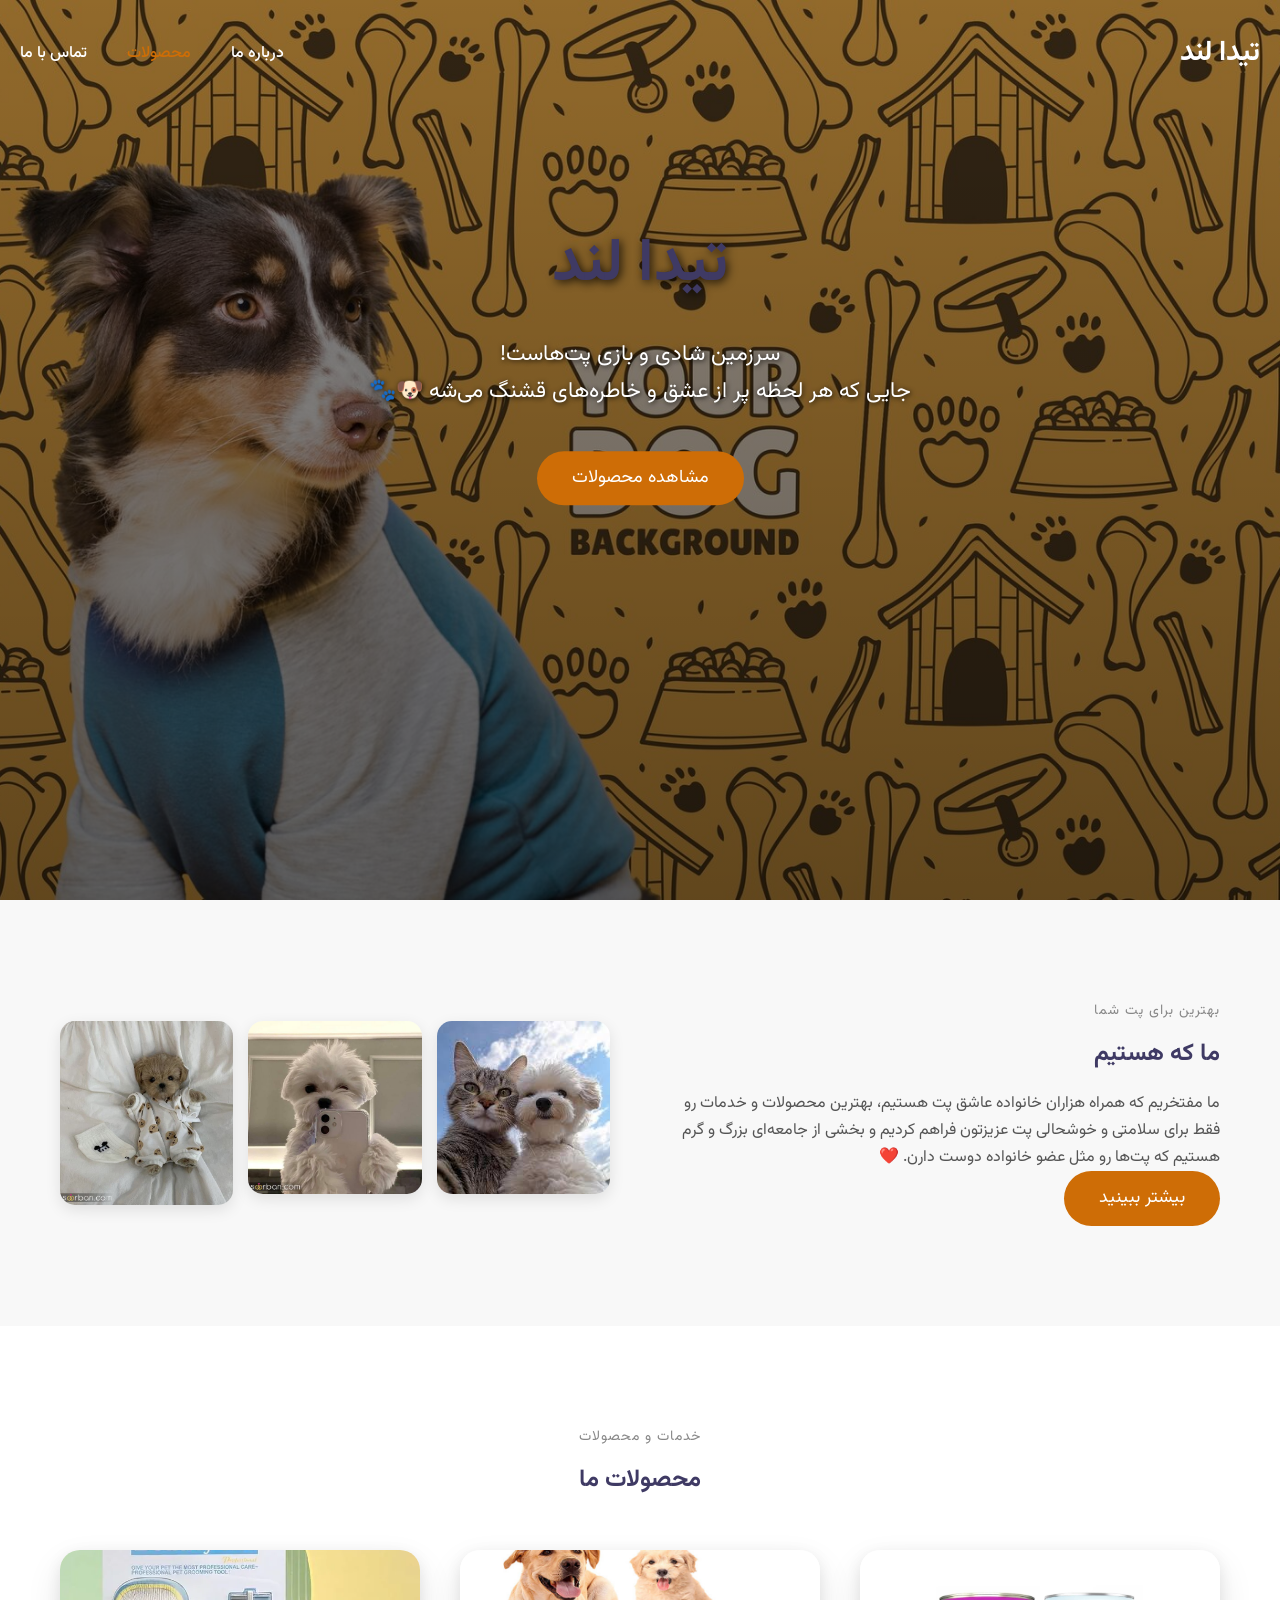
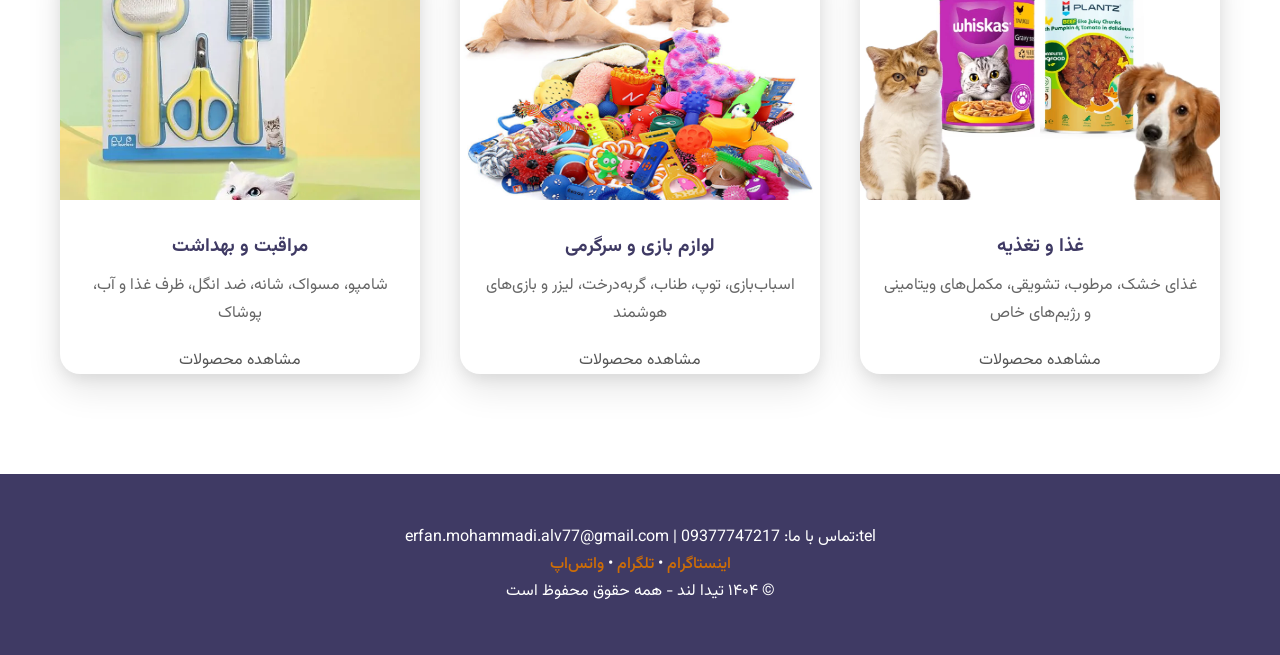
<file: index.html>
<!DOCTYPE html>
<html lang="fa" dir="rtl">
<head>
  <meta charset="UTF-8" />
  <meta name="viewport" content="width=device-width, initial-scale=1.0" />
  <meta name="description" content="تیدا لند - فروشگاه آنلاین محصولات باکیفیت حیوانات خانگی" />
  <title>تیدا لند | خانه شادی و سلامتی پت شما</title>
  <link rel="stylesheet" href="css/style.css" />
  <link href="https://fonts.googleapis.com/css2?family=Vazirmatn:wght@300;400;500;700&display=swap" rel="stylesheet">
</head>
<body>

 <header class="header">
  <nav class="navbar">
    <div class="logo">تیدا لند</div>
    <ul class="nav-list">
      <li><a href="#about">درباره ما</a></li>
      <li><a href="#products" class="active">محصولات</a></li>
      <li><a href="#contact">تماس با ما</a></li>
    </ul>
    <div class="hamburger">☰</div>
  </nav>

  <div class="header-content">
    <h1>تیدا لند</h1>
    <p>سرزمین شادی و بازی پت‌هاست!<br>جایی که هر لحظه پر از عشق و خاطره‌های قشنگ می‌شه 🐶🐾</p>
    <a href="#products" class="btn">مشاهده محصولات</a>
  </div>
</header>

  <!-- About Section -->
  <section class="about" id="about">
    <div class="container">
      <div class="about-text">
        <span class="subtitle">بهترین برای پت شما</span>
        <h2>ما که هستیم</h2>
        <p>ما مفتخریم که همراه هزاران خانواده عاشق پت هستیم، بهترین محصولات و خدمات رو فقط برای سلامتی و خوشحالی پت عزیزتون فراهم کردیم و بخشی از جامعه‌ای بزرگ و گرم هستیم که پت‌ها رو مثل عضو خانواده دوست دارن. ❤️</p>
        <a href="#products" class="btn">بیشتر ببینید</a>
      </div>
      <div class="about-images">
        <img src="images/download.jfif" alt="پت شاد با صاحبش" loading="lazy">
        <img src="images/1708779881_F7uR9.jpg" alt="سگ در حال بازی" loading="lazy">
        <img src="images/1708779881_I7mU7.jpg" alt="گربه ناز" loading="lazy">
      </div>
    </div>
  </section>

  <!-- Products Section -->
  <section class="products" id="products">
    <div class="container">
      <span class="subtitle">خدمات و محصولات</span>
      <h2>محصولات ما</h2>
      <div class="products-grid">
        <div class="product-card">
          <img src="images/pet-food.webp" alt="غذا و تغذیه پت">
          <h3>غذا و تغذیه</h3>
          <p>غذای خشک، مرطوب، تشویقی، مکمل‌های ویتامینی و رژیم‌های خاص</p>
          <a href="food.html" class="btn-small">مشاهده محصولات</a>
        </div>
        <div class="product-card">
          <img src="images/pet-toys.jpg" alt="اسباب بازی حیوانات">
          <h3>لوازم بازی و سرگرمی</h3>
          <p>اسباب‌بازی، توپ، طناب، گربه‌درخت، لیزر و بازی‌های هوشمند</p>
          <a href="toys.html" class="btn-small">مشاهده محصولات</a>
        </div>
        <div class="product-card">
          <img src="images/petcare.webp" alt="لوازم بهداشتی پت">
          <h3>مراقبت و بهداشت</h3>
          <p>شامپو، مسواک، شانه، ضد انگل، ظرف غذا و آب، پوشاک</p>
          <a href="care.html" class="btn-small">مشاهده محصولات</a>
        </div>
      </div>
    </div>
  </section>

  <!-- Footer -->
  <footer class="footer" id="contact">
    <div class="container">
      <p>tel:تماس با ما: 09377747217 | erfan.mohammadi.alv77@gmail.com</p>
      <div class="social">
        <a href="#">اینستاگرام</a> • <a href="#">تلگرام</a> • <a href="#">واتس‌اپ</a>
      </div>
      <p>&copy; ۱۴۰۴ تیدا لند - همه حقوق محفوظ است</p>
    </div>
  </footer>

 <script>
  let slideIndex = 0;
  const slidesContainer = document.querySelector('.slides-container');
  const slides = document.querySelectorAll('.slide');
  const dots = document.querySelectorAll('.slider-dots span');
  const totalSlides = slides.length;

  function showSlide(n) {
    slideIndex = (n + totalSlides) % totalSlides;
    // حرکت اسلایدر با درصد دقیق
    slidesContainer.style.transform = `translateX(-${slideIndex * 100}%)`;
    // فعال کردن دات مربوطه
    dots.forEach((dot, i) => {
      dot.classList.toggle('active', i === slideIndex);
    });
  }

  // کلیک روی دات‌ها
  dots.forEach((dot, i) => {
    dot.addEventListener('click', () => showSlide(i));
  });

  // اتوماتیک هر ۳ ثانیه
  setInterval(() => {
    slideIndex++;
    showSlide(slideIndex);
  }, 3000);

  // شروع با اسلاید اول
  showSlide(0);
</script>
</body>

</html>
</file>
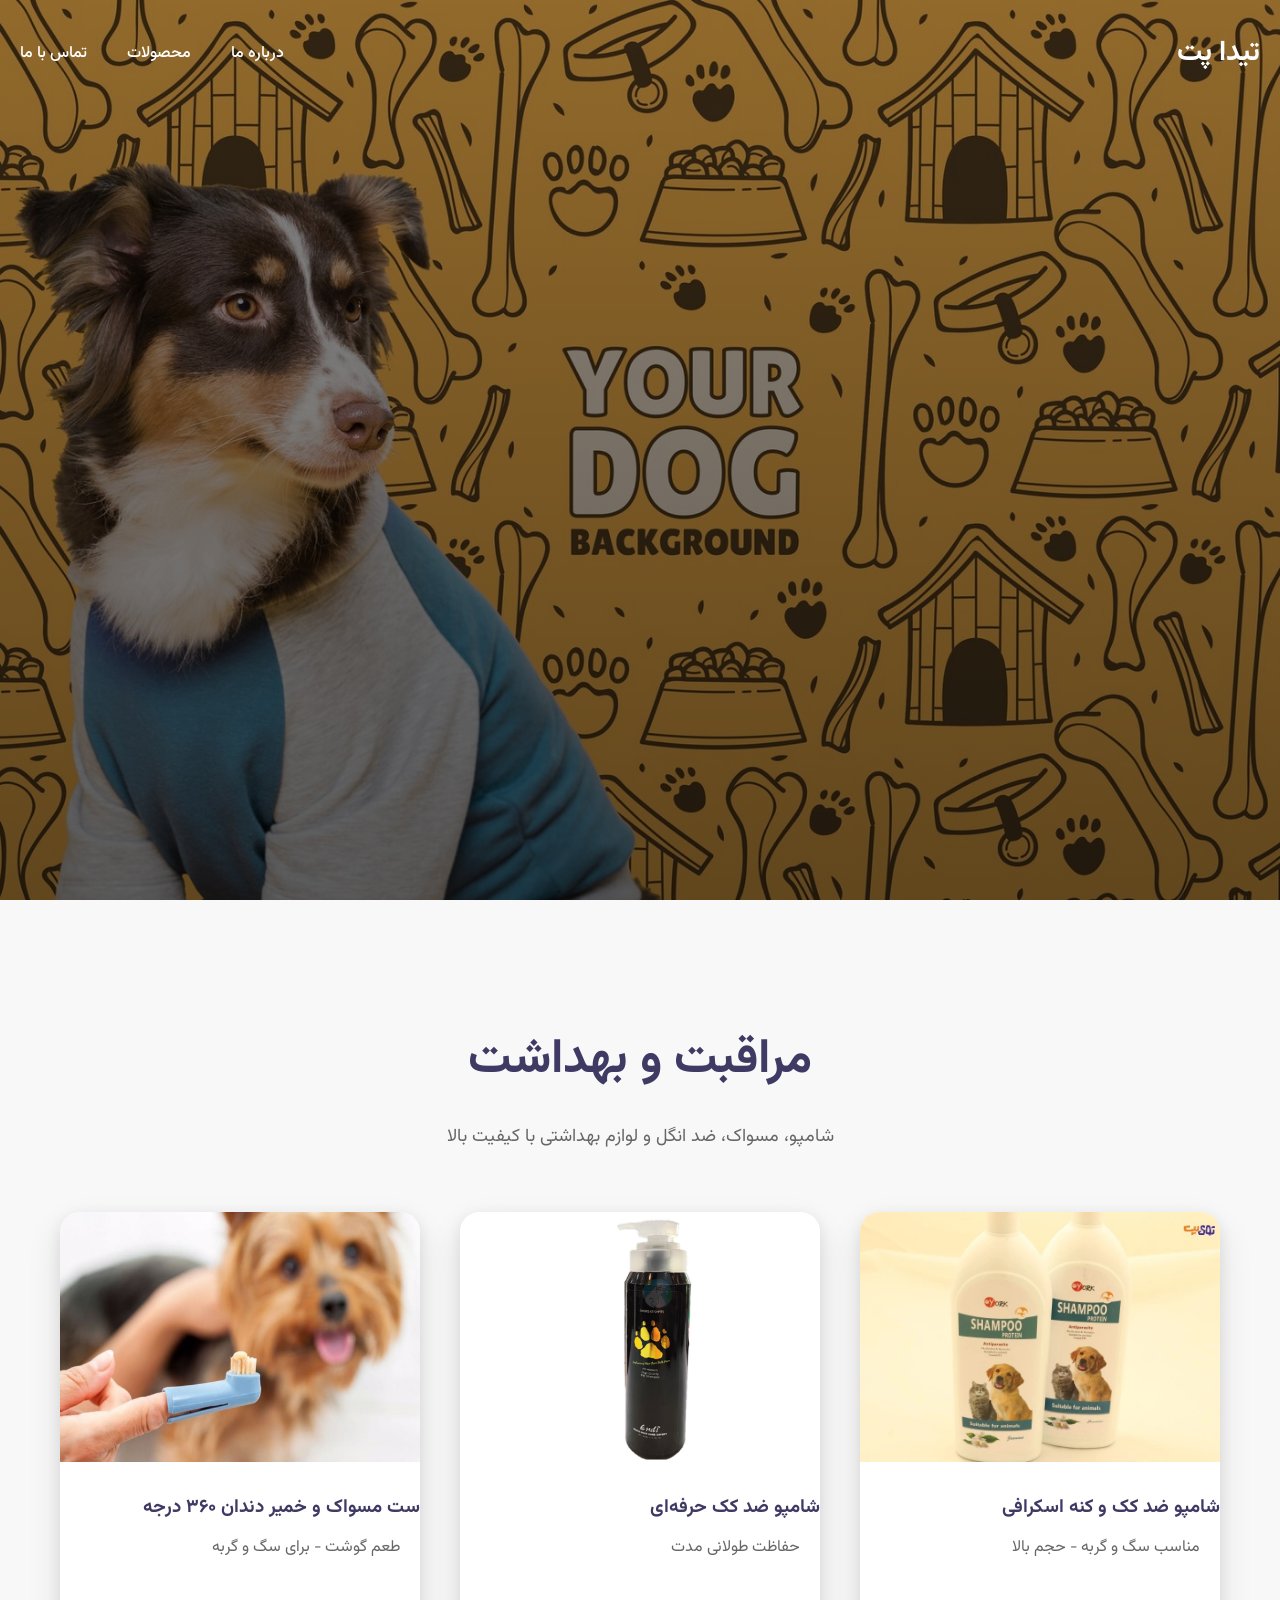
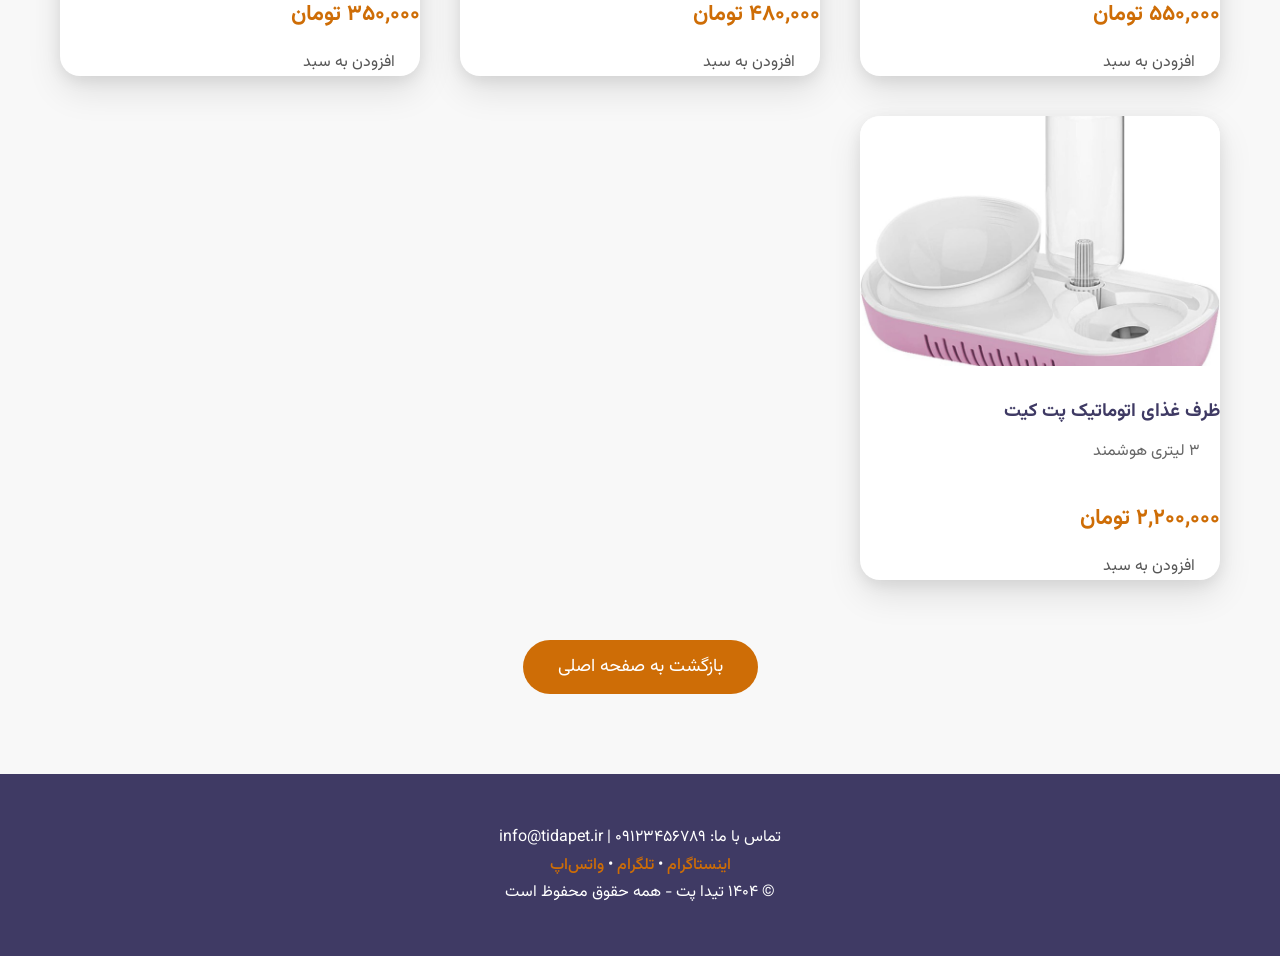
<file: care.html>
<!DOCTYPE html>
<html lang="fa" dir="rtl">
<head>
  <meta charset="UTF-8" />
  <meta name="viewport" content="width=device-width, initial-scale=1.0" />
  <meta name="description" content="لوازم بهداشتی و مراقبتی پت در تیدا پت" />
  <title>مراقبت و بهداشت | تیدا پت</title>
  <link rel="stylesheet" href="css/style.css" />
  <link href="https://fonts.googleapis.com/css2?family=Vazirmatn:wght@300;400;500;700&display=swap" rel="stylesheet">
</head>
<body>

  <header class="header">
    <nav class="navbar">
      <div class="logo">تیدا پت</div>
      <ul class="nav-list">
        <li><a href="index.html#about">درباره ما</a></li>
        <li><a href="index.html#products">محصولات</a></li>
        <li><a href="index.html#contact">تماس با ما</a></li>
      </ul>
      <div class="hamburger">☰</div>
    </nav>
  </header>

  <section class="category-page">
    <div class="container">
      <h1>مراقبت و بهداشت</h1>
      <p>شامپو، مسواک، ضد انگل و لوازم بهداشتی با کیفیت بالا</p>

      <div class="products-grid">
        <div class="product-card">
          <img src="images/care1.jpg" alt="شامپو ضد کک و کنه اسکرافی">
          <h3>شامپو ضد کک و کنه اسکرافی</h3>
          <p>مناسب سگ و گربه - حجم بالا</p>
          <strong>۵۵۰,۰۰۰ تومان</strong>
          <a href="#" class="btn-small">افزودن به سبد</a>
        </div>

        <div class="product-card">
          <img src="images/care2.jpg" alt="شامپو ضد کک حرفه‌ای">
          <h3>شامپو ضد کک حرفه‌ای</h3>
          <p>حفاظت طولانی مدت</p>
          <strong>۴۸۰,۰۰۰ تومان</strong>
          <a href="#" class="btn-small">افزودن به سبد</a>
        </div>

        <div class="product-card">
          <img src="images/care3.jpg" alt="ست مسواک و خمیر دندان ۳۶۰ درجه">
          <h3>ست مسواک و خمیر دندان ۳۶۰ درجه</h3>
          <p>طعم گوشت - برای سگ و گربه</p>
          <strong>۳۵۰,۰۰۰ تومان</strong>
          <a href="#" class="btn-small">افزودن به سبد</a>
        </div>

        <div class="product-card">
          <img src="images/care4.jpg" alt="ظرف غذای اتوماتیک پت کیت">
          <h3>ظرف غذای اتوماتیک پت کیت</h3>
          <p>۳ لیتری هوشمند</p>
          <strong>۲,۲۰۰,۰۰۰ تومان</strong>
          <a href="#" class="btn-small">افزودن به سبد</a>
        </div>
      </div>

      <div style="text-align: center; margin-top: 60px;">
        <a href="index.html" class="btn">بازگشت به صفحه اصلی</a>
      </div>
    </div>
  </section>

  <footer class="footer" id="contact">
    <div class="container">
      <p>تماس با ما: ۰۹۱۲۳۴۵۶۷۸۹ | info@tidapet.ir</p>
      <div class="social">
        <a href="#">اینستاگرام</a> • <a href="#">تلگرام</a> • <a href="#">واتس‌اپ</a>
      </div>
      <p>&copy; ۱۴۰۴ تیدا پت - همه حقوق محفوظ است</p>
    </div>
  </footer>

  <script>
    document.querySelector('.hamburger').addEventListener('click', () => {
      document.querySelector('.nav-list').classList.toggle('active');
    });
  </script>
</body>
</html>
</file>
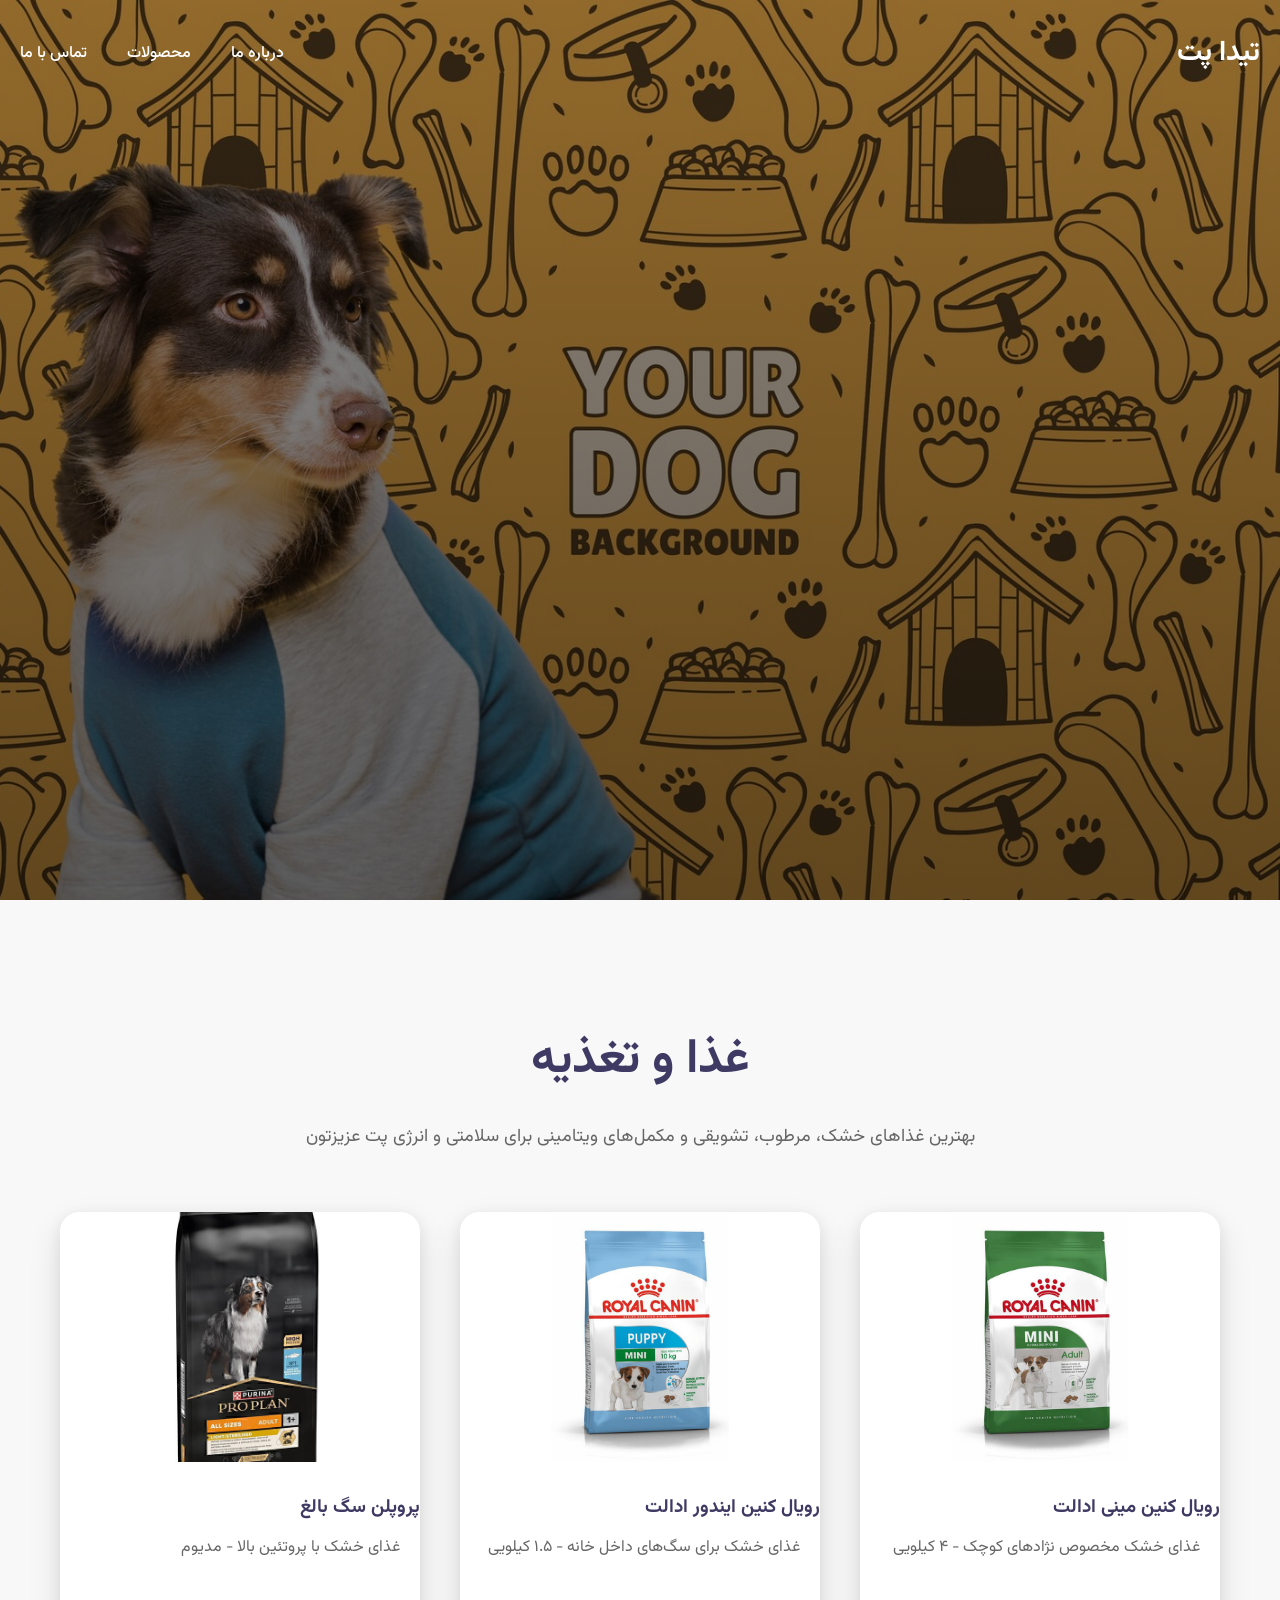
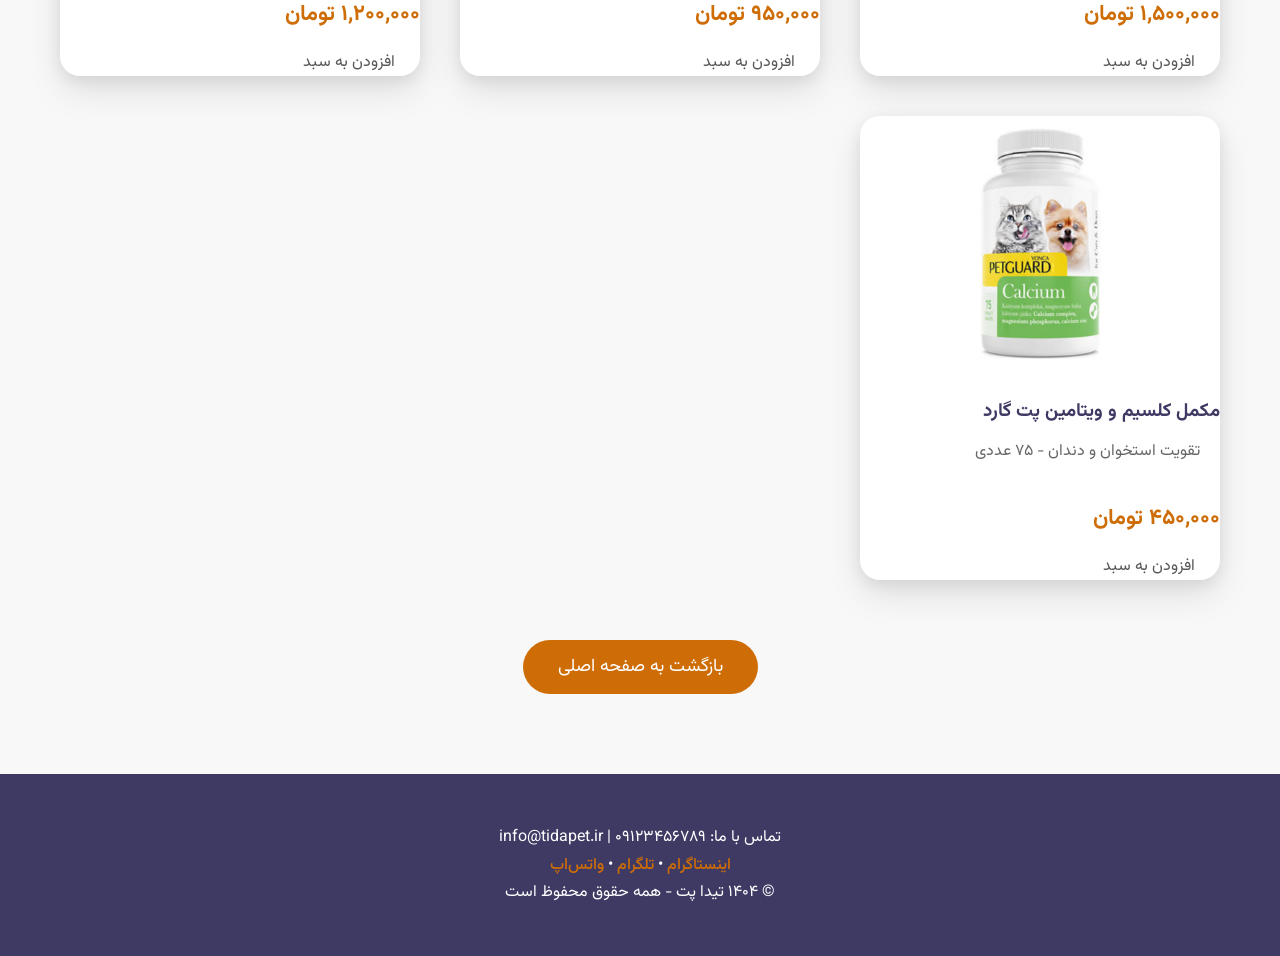
<file: food.html>
<!DOCTYPE html>
<html lang="fa" dir="rtl">
<head>
  <meta charset="UTF-8" />
  <meta name="viewport" content="width=device-width, initial-scale=1.0" />
  <meta name="description" content="غذا و مکمل‌های باکیفیت برای سگ و گربه در تیدا پت" />
  <title>غذا و تغذیه | تیدا پت</title>
  <link rel="stylesheet" href="css/style.css" />
  <link href="https://fonts.googleapis.com/css2?family=Vazirmatn:wght@300;400;500;700&display=swap" rel="stylesheet">
</head>
<body>

  <!-- هدر -->
  <header class="header">
    <nav class="navbar">
      <div class="logo">تیدا پت</div>
      <ul class="nav-list">
        <li><a href="index.html#about">درباره ما</a></li>
        <li><a href="index.html#products">محصولات</a></li>
        <li><a href="index.html#contact">تماس با ما</a></li>
      </ul>
      <div class="hamburger">☰</div>
    </nav>
  </header>

  <!-- بخش محصولات -->
  <section class="category-page">
    <div class="container">
      <h1>غذا و تغذیه</h1>
      <p>بهترین غذاهای خشک، مرطوب، تشویقی و مکمل‌های ویتامینی برای سلامتی و انرژی پت عزیزتون</p>

      <div class="products-grid">
        <div class="product-card">
          <img src="images/food1.jpg" alt="غذا خشک سگ رویال کنین مینی ادالت">
          <h3>رویال کنین مینی ادالت</h3>
          <p>غذای خشک مخصوص نژادهای کوچک - ۴ کیلویی</p>
          <strong>۱,۵۰۰,۰۰۰ تومان</strong>
          <a href="#" class="btn-small">افزودن به سبد</a>
        </div>

        <div class="product-card">
          <img src="images/food2.jpg" alt="غذا خشک سگ رویال کنین ایندور ادالت">
          <h3>رویال کنین ایندور ادالت</h3>
          <p>غذای خشک برای سگ‌های داخل خانه - ۱.۵ کیلویی</p>
          <strong>۹۵۰,۰۰۰ تومان</strong>
          <a href="#" class="btn-small">افزودن به سبد</a>
        </div>

        <div class="product-card">
          <img src="images/food3.jpg" alt="غذای خشک سگ پروپلن بالغ">
          <h3>پروپلن سگ بالغ</h3>
          <p>غذای خشک با پروتئین بالا - مدیوم</p>
          <strong>۱,۲۰۰,۰۰۰ تومان</strong>
          <a href="#" class="btn-small">افزودن به سبد</a>
        </div>

        <div class="product-card">
          <img src="images/food4.jpg" alt="مکمل کلسیم پت گارد">
          <h3>مکمل کلسیم و ویتامین پت گارد</h3>
          <p>تقویت استخوان و دندان - ۷۵ عددی</p>
          <strong>۴۵۰,۰۰۰ تومان</strong>
          <a href="#" class="btn-small">افزودن به سبد</a>
        </div>
      </div>

      <div style="text-align: center; margin-top: 60px;">
        <a href="index.html" class="btn">بازگشت به صفحه اصلی</a>
      </div>
    </div>
  </section>

  <!-- فوتر -->
  <footer class="footer" id="contact">
    <div class="container">
      <p>تماس با ما: ۰۹۱۲۳۴۵۶۷۸۹ | info@tidapet.ir</p>
      <div class="social">
        <a href="#">اینستاگرام</a> • <a href="#">تلگرام</a> • <a href="#">واتس‌اپ</a>
      </div>
      <p>&copy; ۱۴۰۴ تیدا پت - همه حقوق محفوظ است</p>
    </div>
  </footer>

  <script>
    document.querySelector('.hamburger').addEventListener('click', () => {
      document.querySelector('.nav-list').classList.toggle('active');
    });
  </script>
</body>
</html>
</file>
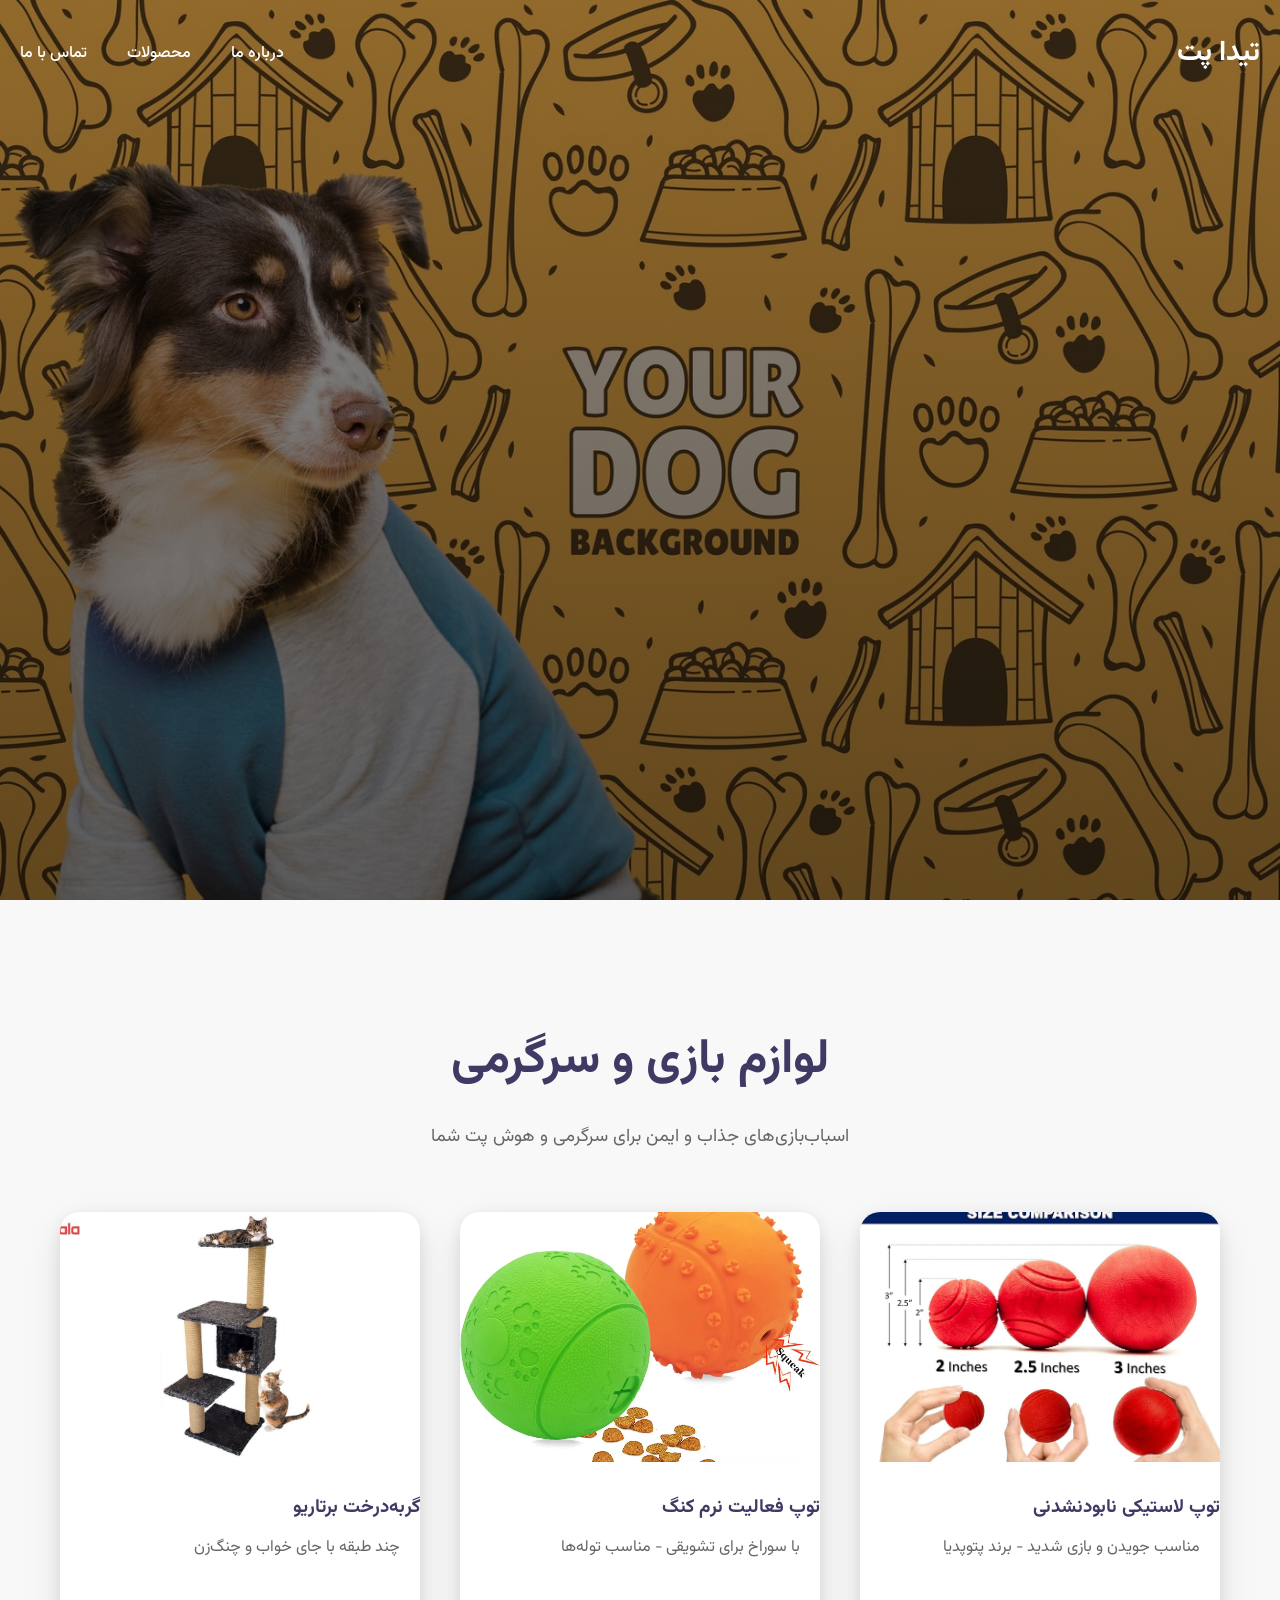
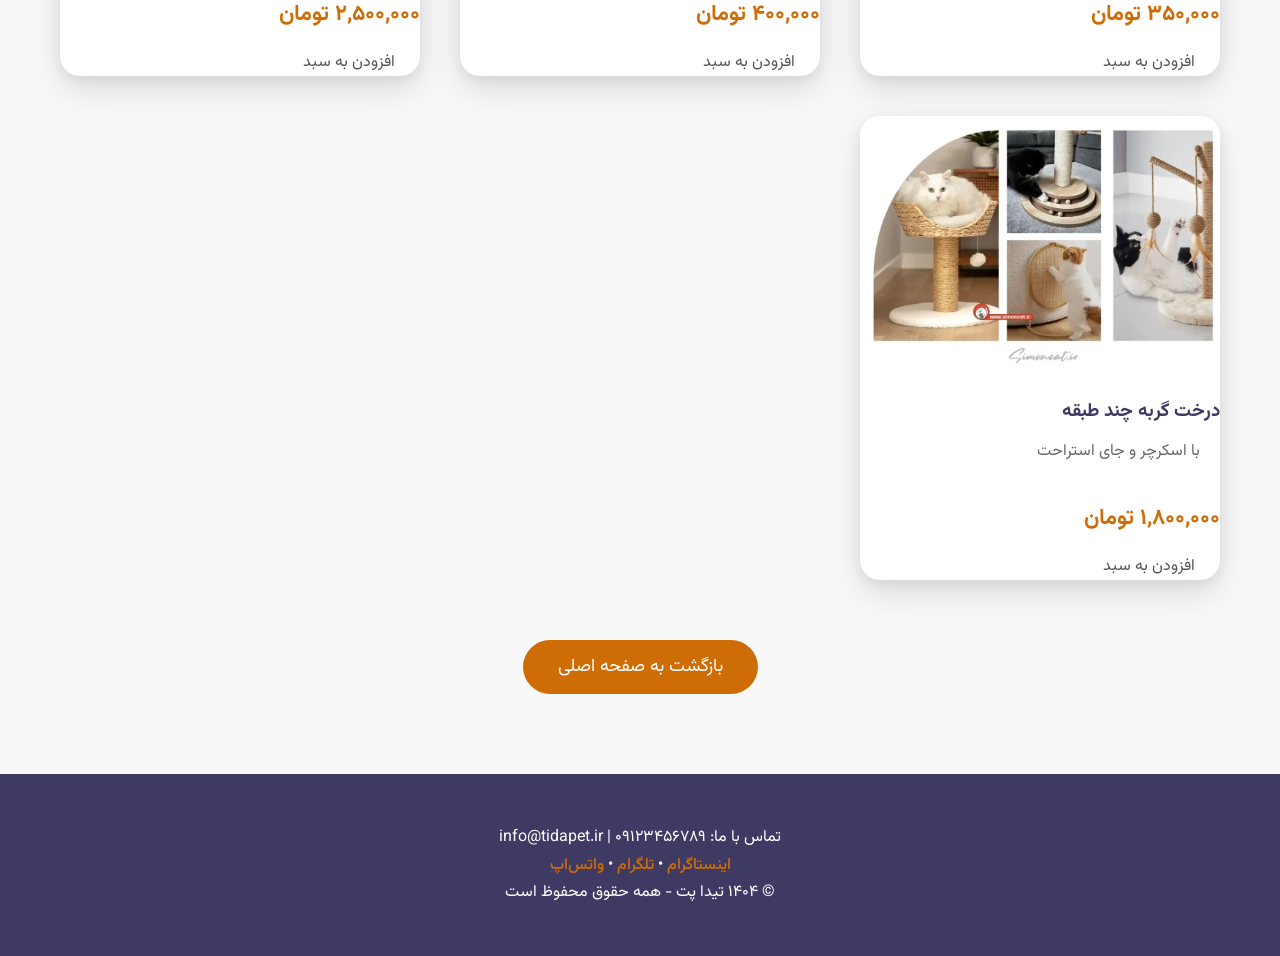
<file: toys.html>
<!DOCTYPE html>
<html lang="fa" dir="rtl">
<head>
  <meta charset="UTF-8" />
  <meta name="viewport" content="width=device-width, initial-scale=1.0" />
  <meta name="description" content="اسباب‌بازی و لوازم سرگرمی پت در تیدا پت" />
  <title>لوازم بازی و سرگرمی | تیدا پت</title>
  <link rel="stylesheet" href="css/style.css" />
  <link href="https://fonts.googleapis.com/css2?family=Vazirmatn:wght@300;400;500;700&display=swap" rel="stylesheet">
</head>
<body>

  <header class="header">
    <nav class="navbar">
      <div class="logo">تیدا پت</div>
      <ul class="nav-list">
        <li><a href="index.html#about">درباره ما</a></li>
        <li><a href="index.html#products">محصولات</a></li>
        <li><a href="index.html#contact">تماس با ما</a></li>
      </ul>
      <div class="hamburger">☰</div>
    </nav>
  </header>

  <section class="category-page">
    <div class="container">
      <h1>لوازم بازی و سرگرمی</h1>
      <p>اسباب‌بازی‌های جذاب و ایمن برای سرگرمی و هوش پت شما</p>

      <div class="products-grid">
        <div class="product-card">
          <img src="images/toy1.jpg" alt="توپ لاستیکی نابودنشدنی">
          <h3>توپ لاستیکی نابودنشدنی</h3>
          <p>مناسب جویدن و بازی شدید - برند پتوپدیا</p>
          <strong>۳۵۰,۰۰۰ تومان</strong>
          <a href="#" class="btn-small">افزودن به سبد</a>
        </div>

        <div class="product-card">
          <img src="images/toy2.jpg" alt="توپ فعالیت نرم کنگ">
          <h3>توپ فعالیت نرم کنگ</h3>
          <p>با سوراخ برای تشویقی - مناسب توله‌ها</p>
          <strong>۴۰۰,۰۰۰ تومان</strong>
          <a href="#" class="btn-small">افزودن به سبد</a>
        </div>

        <div class="product-card">
          <img src="images/toy3.jpg" alt="گربه‌درخت برتاریو">
          <h3>گربه‌درخت برتاریو</h3>
          <p>چند طبقه با جای خواب و چنگ‌زن</p>
          <strong>۲,۵۰۰,۰۰۰ تومان</strong>
          <a href="#" class="btn-small">افزودن به سبد</a>
        </div>

        <div class="product-card">
          <img src="images/toy4.jpg" alt="درخت گربه چند طبقه">
          <h3>درخت گربه چند طبقه</h3>
          <p>با اسکرچر و جای استراحت</p>
          <strong>۱,۸۰۰,۰۰۰ تومان</strong>
          <a href="#" class="btn-small">افزودن به سبد</a>
        </div>
      </div>

      <div style="text-align: center; margin-top: 60px;">
        <a href="index.html" class="btn">بازگشت به صفحه اصلی</a>
      </div>
    </div>
  </section>

  <footer class="footer" id="contact">
    <div class="container">
      <p>تماس با ما: ۰۹۱۲۳۴۵۶۷۸۹ | info@tidapet.ir</p>
      <div class="social">
        <a href="#">اینستاگرام</a> • <a href="#">تلگرام</a> • <a href="#">واتس‌اپ</a>
      </div>
      <p>&copy; ۱۴۰۴ تیدا پت - همه حقوق محفوظ است</p>
    </div>
  </footer>

  <script>
    document.querySelector('.hamburger').addEventListener('click', () => {
      document.querySelector('.nav-list').classList.toggle('active');
    });
  </script>
</body>
</html>
</file>
<file: css/style.css>
/* متغیرها */
:root {
  --color-primary: #ce6d06;
  --color-primary-dark: #b35a00;
  --color-header: #3f3a64;
  --color-text: #555;
  --color-light: #f8f8f8;
  --color-white: #fff;
}

/* ریست و پایه */
* {
  margin: 0;
  padding: 0;
  box-sizing: border-box;
}

body {
  font-family: 'Vazirmatn', sans-serif;
  color: var(--color-text);
  line-height: 1.7;
  direction: rtl;
  text-align: right;
}

a {
  text-decoration: none;
  color: inherit;
}

.container {
  max-width: 1200px;
  margin: 0 auto;
  padding: 0 20px;
}

.subtitle {
  display: block;
  font-size: 14px;
  text-transform: uppercase;
  letter-spacing: 1px;
  color: #888;
  margin-bottom: 10px;
}

h1, h2, h3 {
  color: var(--color-header);
  margin-bottom: 15px;
}

.btn {
  display: inline-block;
  background: var(--color-primary);
  color: white;
  padding: 12px 35px;
  border-radius: 50px;
  font-size: 18px;
  transition: all 0.3s ease;
  border: none;
  cursor: pointer;
}

.btn:hover {
  background: var(--color-primary-dark);
  transform: translateY(-3px);
  box-shadow: 0 10px 20px rgba(206, 109, 6, 0.2);
}

.btn-small {
  padding: 10px 25px;
  font-size: 16px;
  margin-top: 10px;
}

/* هدر ساده با بکگراند ثابت */
.header {
  position: relative;
  height: 100vh;
  min-height: 600px;
  background: linear-gradient(rgba(0,0,0,0.4), rgba(0,0,0,0.6)), url('../images/slider1.jpg') center/cover no-repeat;
  color: white;
  display: flex;
  align-items: center;
  justify-content: center;
  text-align: center;
}

.header-content {
  max-width: 90%;
  z-index: 10;
  position: absolute;
  top: 40%;                     /* قبلاً 50% بود – حالا 45% یعنی بالاتر میاد */
  left: 50%;
  transform: translate(-50%, -50%);
  text-align: center;
}

.header-content h1 {
  font-size: 60px;
  margin-bottom: 20px;
  text-shadow: 2px 2px 10px rgba(0,0,0,0.8);
}

.header-content p {
  font-size: 22px;
  margin-bottom: 40px;
  text-shadow: 1px 1px 5px rgba(0,0,0,0.8);
}

/* منوی ناوبری */
.navbar {
  position: absolute;
  top: 0;
  left: 0;
  right: 0;
  padding: 30px 20px;
  display: flex;
  justify-content: space-between;
  align-items: center;
  z-index: 100;
}

.logo {
  font-size: 28px;
  font-weight: 700;
  color: white;
}

.nav-list {
  list-style: none;
  display: flex;
  gap: 40px;
}

.nav-list a {
  color: white;
  font-weight: 500;
  padding: 10px 0;
  transition: color 0.3s;
}

.nav-list a:hover, .nav-list a.active {
  color: var(--color-primary);
}

.hamburger {
  display: none;
  font-size: 30px;
  cursor: pointer;
  color: white;
}

/* بخش درباره ما */
.about {
  padding: 100px 0;
  background: var(--color-light);
}

.about .container {
  display: grid;
  grid-template-columns: 1fr 1fr;
  gap: 60px;
  align-items: center;
}

.about-images {
  display: grid;
  grid-template-columns: repeat(3, 1fr);
  gap: 15px;
}

.about-images img {
  width: 100%;
  border-radius: 15px;
  box-shadow: 0 5px 15px rgba(0,0,0,0.1);
  transition: transform 0.3s;
}

.about-images img:hover {
  transform: scale(1.05);
}

/* محصولات */
.products {
  padding: 100px 0;
  text-align: center;
}

.products-grid {
  display: grid;
  grid-template-columns: repeat(3, 1fr);
  gap: 40px;
  margin-top: 50px;
}

.product-card {
  background: white;
  border-radius: 20px;
  overflow: hidden;
  box-shadow: 0 4px 15px rgba(0,0,0,0.08), 0 15px 35px rgba(0,0,0,0.1);
  transition: all 0.4s ease;
}

.product-card:hover {
  transform: translateY(-15px);
  box-shadow: 0 8px 25px rgba(0,0,0,0.12), 0 25px 50px rgba(0,0,0,0.18);
}

.product-card img {
  width: 100%;
  height: 250px;
  object-fit: cover;
}

.product-card h3 {
  margin: 20px 0 10px;
  color: var(--color-header);
}

.product-card p {
  padding: 0 20px 20px;
  color: #666;
}

.product-card strong {
  display: block;
  margin: 15px 0;
  font-size: 22px;
  color: var(--color-primary);
}

/* فوتر */
.footer {
  background: var(--color-header);
  color: white;
  padding: 50px 0;
  text-align: center;
}

.footer a {
  color: var(--color-primary);
  font-weight: 500;
}

/* صفحه دسته‌بندی محصولات */
.category-page {
  padding: 120px 0 80px;
  background: var(--color-light);
  min-height: 100vh;
}

.category-page h1 {
  text-align: center;
  font-size: 48px;
  margin-bottom: 20px;
  color: var(--color-header);
}

.category-page > .container > p {
  text-align: center;
  max-width: 800px;
  margin: 0 auto 60px;
  font-size: 18px;
  color: #666;
}

.category-page .products-grid {
  margin-top: 0;
}

/* ریسپانسیو */
@media (max-width: 992px) {
  .about .container {
    grid-template-columns: 1fr;
    text-align: center;
  }
  .about-images {
    grid-template-columns: repeat(2, 1fr);
  }
  .products-grid {
    grid-template-columns: repeat(2, 1fr);
  }
}

@media (max-width: 768px) {
  .hamburger {
    display: block;
  }
  .nav-list {
    position: fixed;
    top: 0;
    right: -100%;
    width: 70%;
    height: 100vh;
    background: rgba(63, 58, 100, 0.95);
    flex-direction: column;
    justify-content: center;
    align-items: center;
    transition: 0.5s;
    gap: 30px;
    z-index: 1000;
  }
  .nav-list.active {
    right: 0;
  }
  .header-content h1 {
    font-size: 45px;
  }
  .header-content p {
    font-size: 18px;
  }
  .products-grid {
    grid-template-columns: 1fr;
  }
}
</file>
